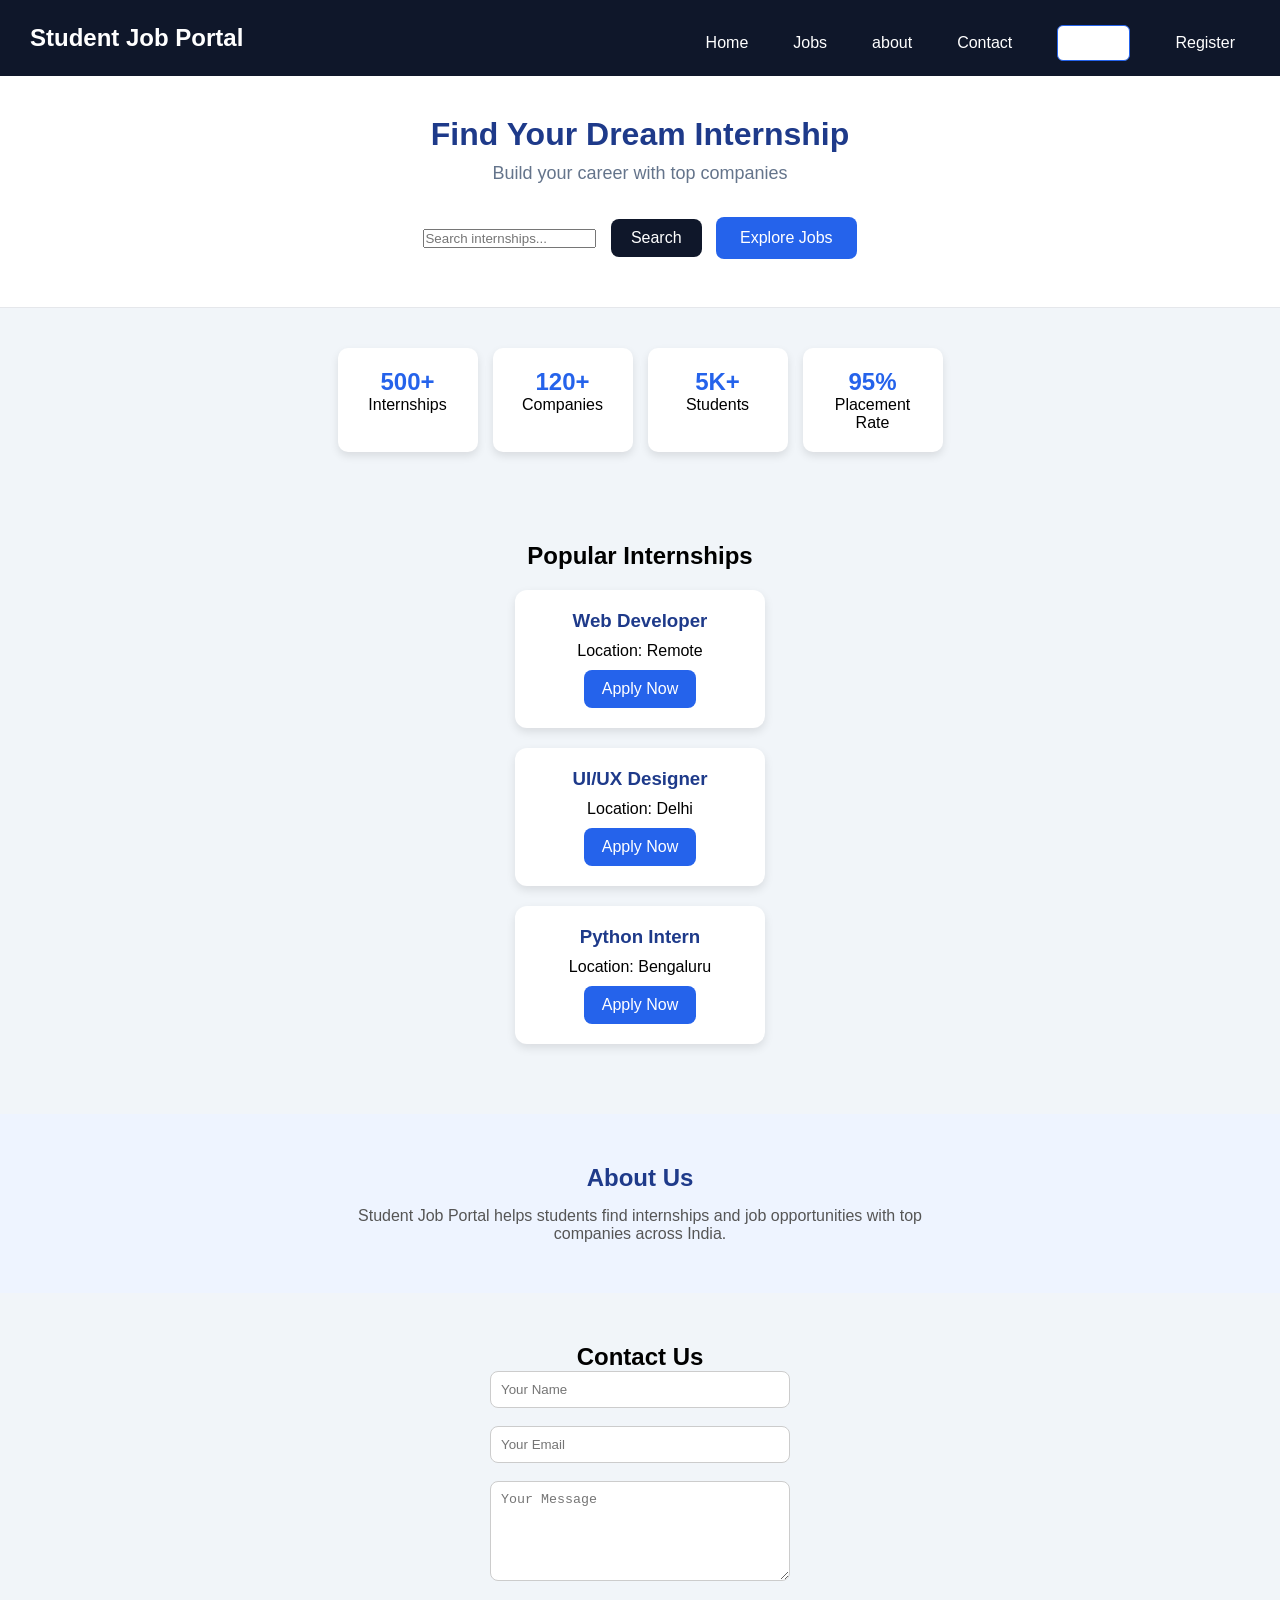
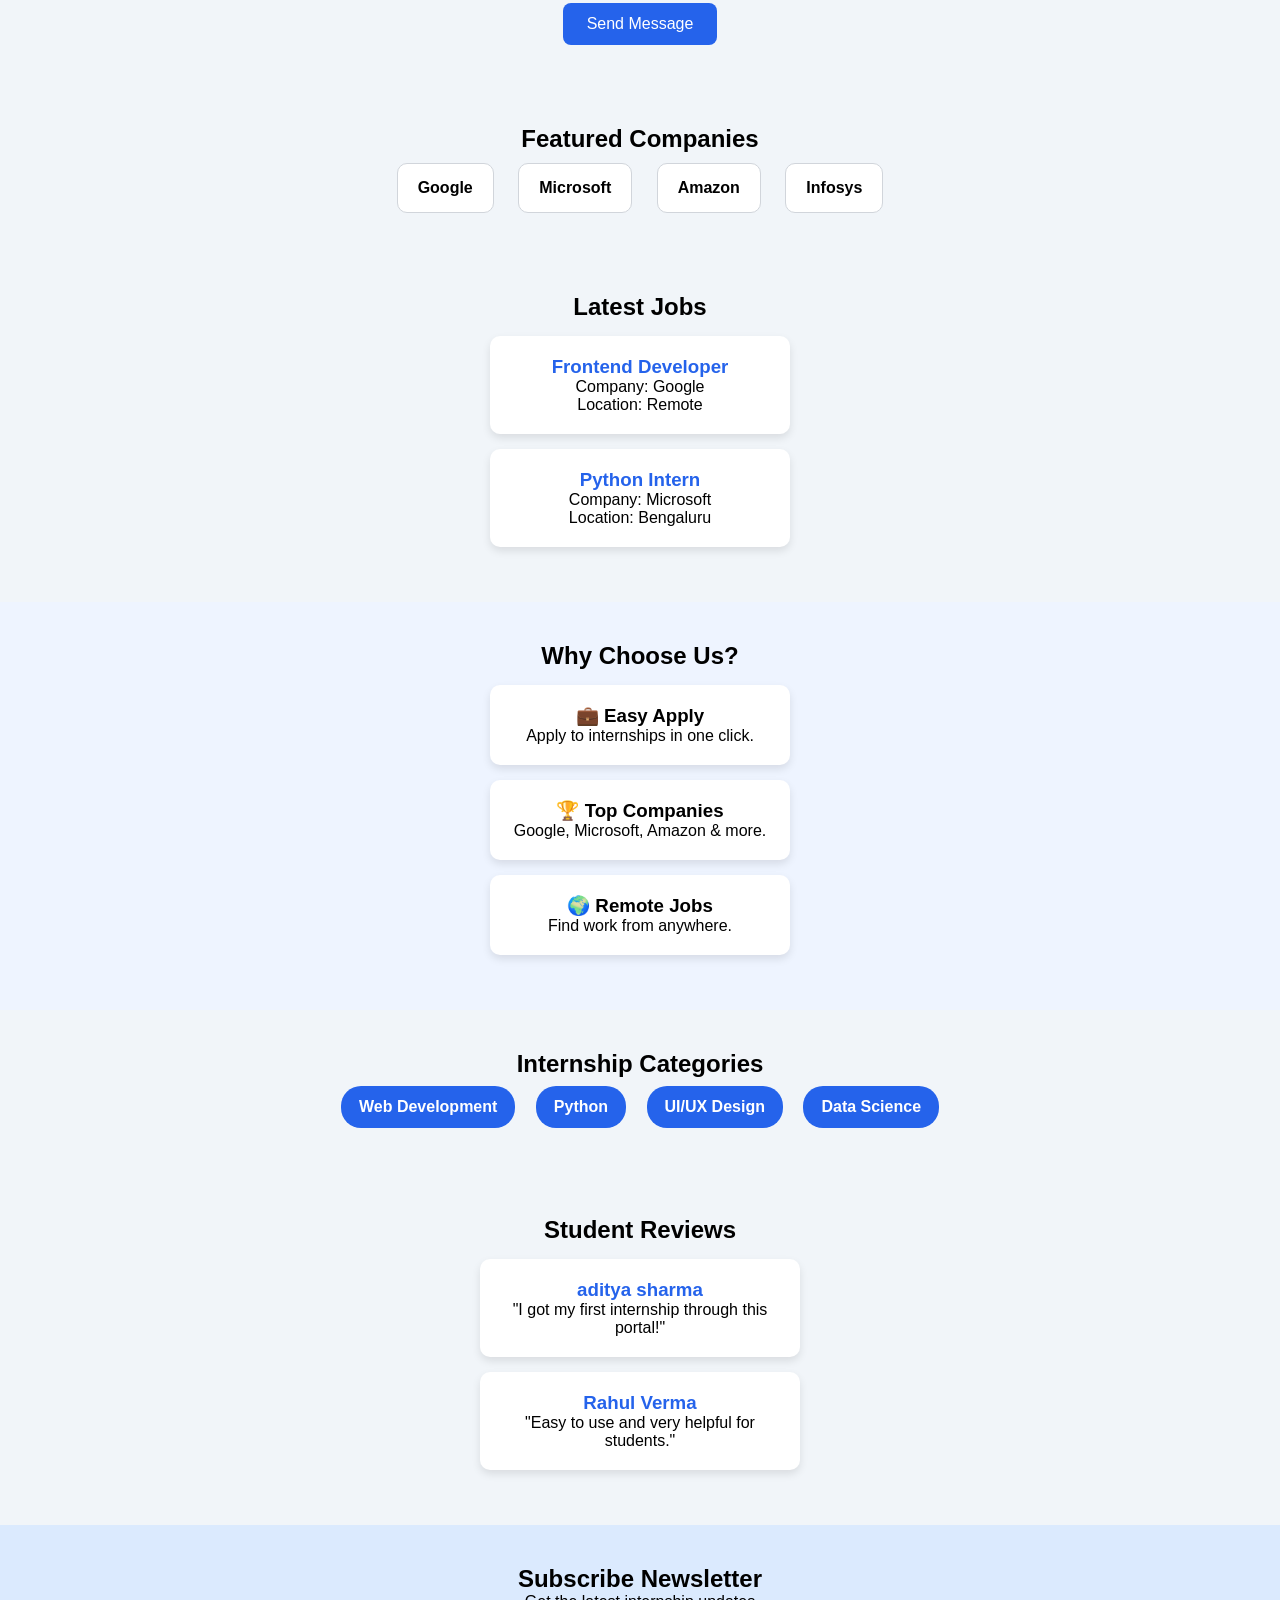
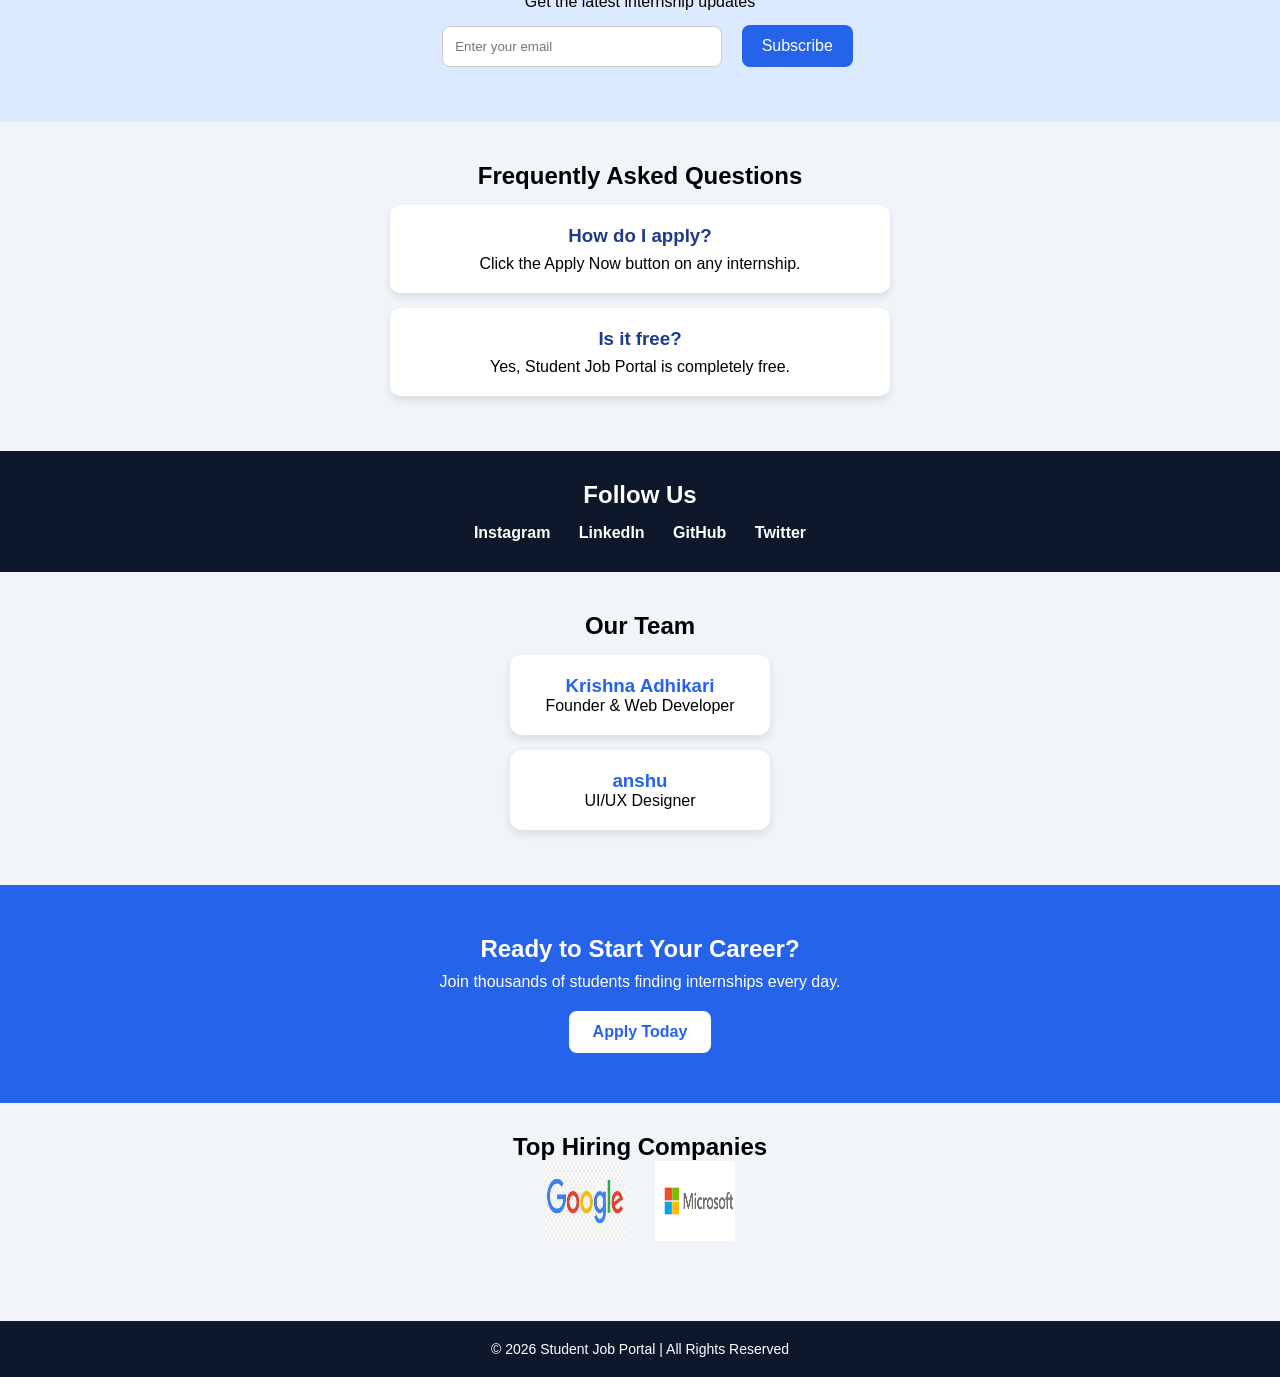
<file: index.html>
<!DOCTYPE html>
<html>
<head>
    <title>Student Job Portal</title>
    <link rel="stylesheet" href="css/style.css">
</head>

<body>

<nav>
<div class="logo">Student Job Portal</div>

    <div class="menu">
    <a href="index.html">Home</a>
    <a href="jobs.html">Jobs</a>
    <a href="about.html">about</a>
    <a href="contact.html">Contact</a>
    <a href="login.html" class="login">Login</a>
    <a href="register.html" class="register">Register</a>
</div>
</nav>

<section class="hero">
    <h1>Find Your Dream Internship</h1>
    <p>Build your career with top companies</p>
    <input type="text" id="search" placeholder="Search internships..." class="search">
    <button onclick="searchJobs()" class="search-btn">Search</button>
    <button>Explore Jobs</button>
</section>

</body>
</html>
<section class="stats">
    <div class="stat-box">
        <h2>500+</h2>
        <p>Internships</p>
    </div>

    <div class="stat-box">
        <h2>120+</h2>
        <p>Companies</p>
    </div>

    <div class="stat-box">
        <h2>5K+</h2>
        <p>Students</p>
    </div>

    <div class="stat-box">
        <h2>95%</h2>
        <p>Placement Rate</p>
    </div>
</section>
<section class="jobs">
    <h2>Popular Internships</h2>

    <div class="card">
        <h3>Web Developer</h3>
        <p>Location: Remote</p>
        <a href="login.html" class="apply-btn">Apply Now</a>
    </div>

    <div class="card">
        <h3>UI/UX Designer</h3>
        <p>Location: Delhi</p>
        <a href="login.html" class="apply-btn">Apply Now</a>
    </div>

    <div class="card">
        <h3>Python Intern</h3>
        <p>Location: Bengaluru</p>
        <a href="login.html" class="apply-btn">Apply Now</a>
    </div>
</section>
</section>

<section class="about">
    <h2>About Us</h2>
    <p>Student Job Portal helps students find internships and job opportunities with top companies across India.</p>
</section>
<section class="contact">
    <h2>Contact Us</h2>

    <input type="text" placeholder="Your Name"><br><br>

    <input type="email" placeholder="Your Email"><br><br>

    <textarea placeholder="Your Message"></textarea><br><br>

    <button>Send Message</button>
</section>
<section class="companies">
    <h2>Featured Companies</h2>
    <div class="company-box">Google</div>
    <div class="company-box">Microsoft</div>
    <div class="company-box">Amazon</div>
    <div class="company-box">Infosys</div>
</section>
<section class="latest-jobs">
    <h2>Latest Jobs</h2>

    <div class="job-card">
        <h3>Frontend Developer</h3>
        <p>Company: Google</p>
        <p>Location: Remote</p>
    </div>

    <div class="job-card">
        <h3>Python Intern</h3>
        <p>Company: Microsoft</p>
        <p>Location: Bengaluru</p>
    </div>
</section>
<section class="services">
  <h2>Why Choose Us?</h2>

  <div class="service-box">
    <h3>💼 Easy Apply</h3>
    <p>Apply to internships in one click.</p>
  </div>

  <div class="service-box">
    <h3>🏆 Top Companies</h3>
    <p>Google, Microsoft, Amazon & more.</p>
  </div>

  <div class="service-box">
    <h3>🌍 Remote Jobs</h3>
    <p>Find work from anywhere.</p>
  </div>
</section>
<section class="categories">
    <h2>Internship Categories</h2>

    <div class="category-box">Web Development</div>
    <div class="category-box">Python</div>
    <div class="category-box">UI/UX Design</div>
    <div class="category-box">Data Science</div>
</section>
<section class="testimonials">
    <h2>Student Reviews</h2>

    <div class="review-box">
        <h3>aditya sharma </h3>
        <p>"I got my first internship through this portal!"</p>
    </div>

    <div class="review-box">
        <h3>Rahul Verma</h3>
        <p>"Easy to use and very helpful for students."</p>
    </div>
</section>
<section class="newsletter">
    <h2>Subscribe Newsletter</h2>
    <p>Get the latest internship updates</p>

    <input type="email" placeholder="Enter your email" class="news-input">

    <button class="news-btn">Subscribe</button>
</section>
<section class="faq">
    <h2>Frequently Asked Questions</h2>

    <div class="faq-box">
        <h3>How do I apply?</h3>
        <p>Click the Apply Now button on any internship.</p>
    </div>

    <div class="faq-box">
        <h3>Is it free?</h3>
        <p>Yes, Student Job Portal is completely free.</p>
    </div>
</section>
<section class="social">
    <h2>Follow Us</h2>

    <a href="#">Instagram</a>
    <a href="#">LinkedIn</a>
    <a href="#">GitHub</a>
    <a href="#">Twitter</a>
</section>
<section class="team">
    <h2>Our Team</h2>

    <div class="team-box">
        <h3>Krishna Adhikari</h3>
        <p>Founder & Web Developer</p>
    </div>

    <div class="team-box">
        <h3>anshu </h3>
        <p>UI/UX Designer</p>
    </div>
</section>
<section class="cta">
    <h2>Ready to Start Your Career?</h2>
    <p>Join thousands of students finding internships every day.</p>
    <button>Apply Today</button>
</section>
<section class="companies">
  <h2>Top Hiring Companies</h2>

  <div class="company-logos">
    <img src="images/google.jpg" alt="Google">
    <img src="images/microsoft.jpg" alt="Microsoft">
  </div>
</section>
<footer>
    <p>© 2026 Student Job Portal | All Rights Reserved</p>
</footer>
<script>
function searchJobs() {
    let input = document.getElementById("search").value.toLowerCase();

    if (input.includes("python")) {
        window.location.href = "jobs.html#python";
    } else if (input.includes("web") || input.includes("frontend")) {
        window.location.href = "jobs.html#frontend";
    } else {
        alert("No internship found!");
    }
}
</script>
</body>
</html>
</file>
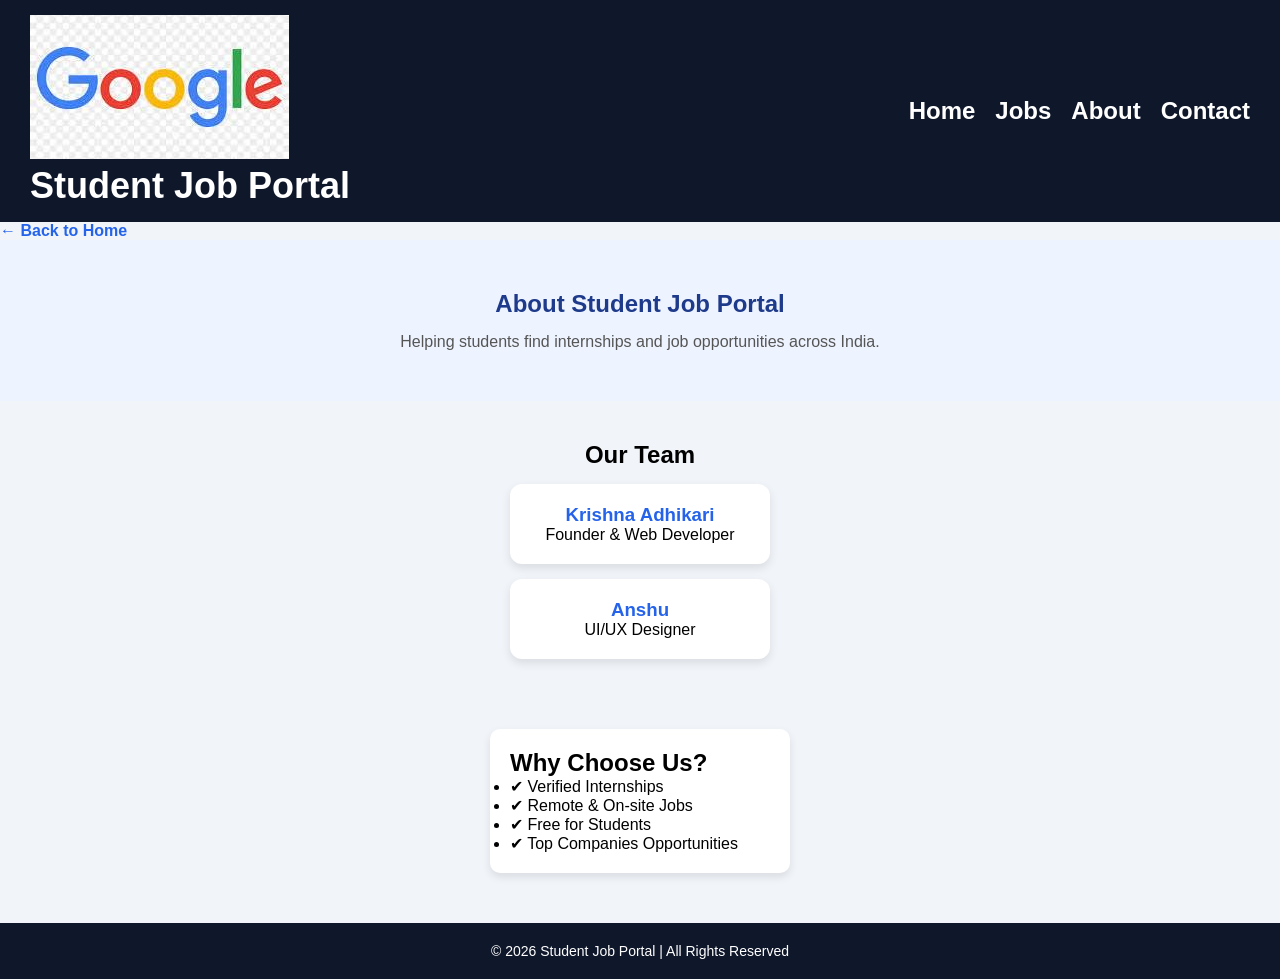
<file: about.html>
<!DOCTYPE html>
<html>
<head>
  <title>About</title>
  <link rel="stylesheet" href="css/style.css">
</head>
<body>

<nav>
  <div class="logo">
    <img src="images/google.jpg" alt="Logo">
    <h2>Student Job Portal</h2>
  </div>

  <ul>
    <li><a href="index.html">Home</a></li>
    <li><a href="jobs.html">Jobs</a></li>
    <li><a href="about.html">About</a></li>
    <li><a href="contact.html">Contact</a></li>
  </ul>
</nav>

<a href="index.html" class="back-home">← Back to Home</a>

<section class="about">
  <h2>About Student Job Portal</h2>
  <p>Helping students find internships and job opportunities across India.</p>
</section>

<section class="team">
  <h2>Our Team</h2>

  <div class="team-box">
    <h3>Krishna Adhikari</h3>
    <p>Founder & Web Developer</p>
  </div>

  <div class="team-box">
    <h3>Anshu</h3>
    <p>UI/UX Designer</p>
  </div>
</section>

<div class="job-card">
  <h2>Why Choose Us?</h2>
  <ul>
    <li>✔ Verified Internships</li>
    <li>✔ Remote & On-site Jobs</li>
    <li>✔ Free for Students</li>
    <li>✔ Top Companies Opportunities</li>
  </ul>
</div>

<footer>
  <p>© 2026 Student Job Portal | All Rights Reserved</p>
</footer>

</body>
</html>
</file>
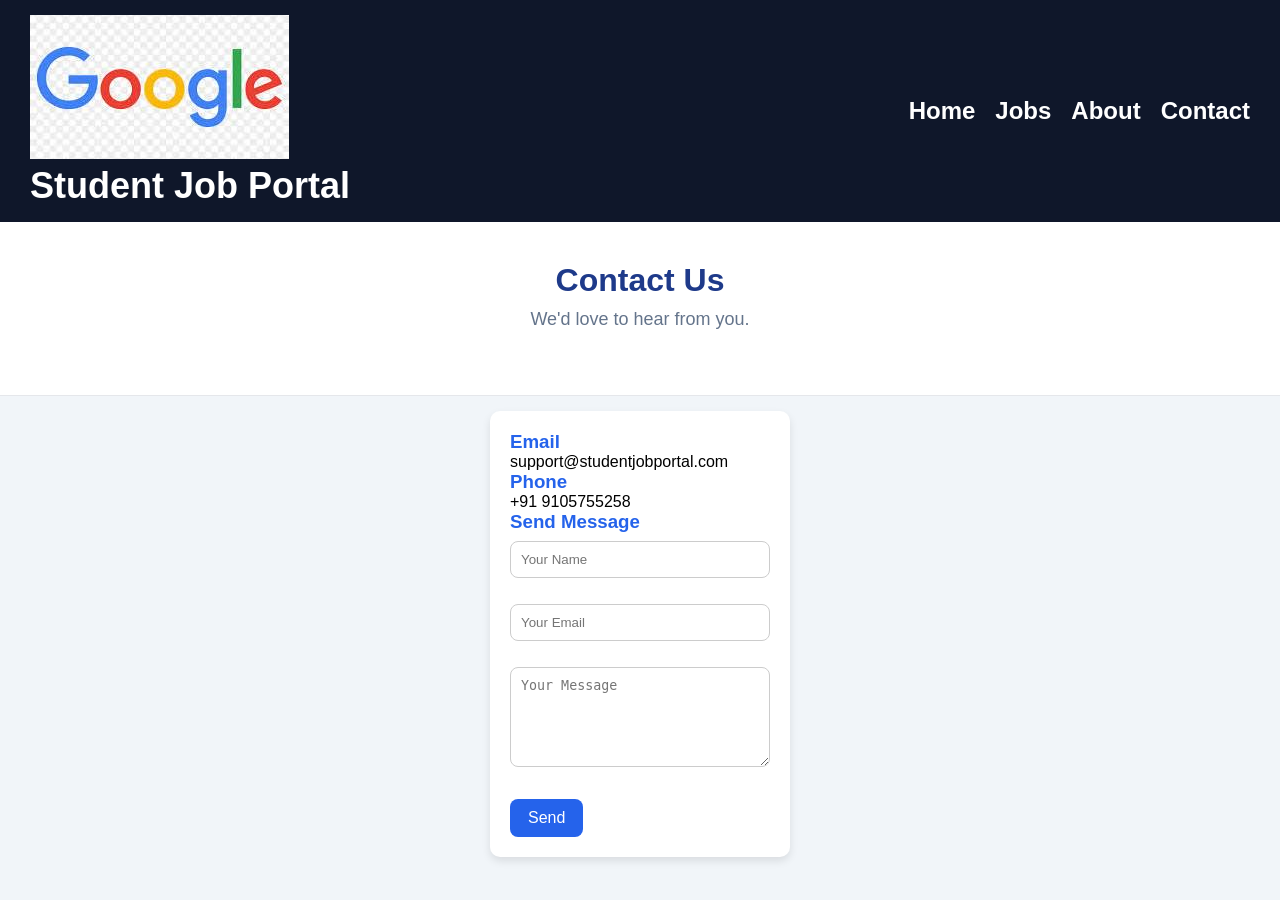
<file: contact.html>
<!DOCTYPE html>
<html>
<head>
  <title>Contact</title>
  <link rel="stylesheet" href="css/style.css">
</head>
<body>

  <nav>
    <div class="logo">
      <img src="images/google.jpg" alt="Logo">
      <h2>Student Job Portal</h2>
    </div>

    <ul>
      <li><a href="index.html">Home</a></li>
      <li><a href="jobs.html">Jobs</a></li>
      <li><a href="about.html">About</a></li>
      <li><a href="contact.html">Contact</a></li>
    </ul>
  </nav>

  <section class="hero">
    <h1>Contact Us</h1>
    <p>We'd love to hear from you.</p>
  </section>

  <div class="job-card">
    <h3>Email</h3>
    <p>support@studentjobportal.com</p>

    <h3>Phone</h3>
    <p>+91 9105755258</p>
    <h3>Send Message</h3>

<input type="text" placeholder="Your Name"><br><br>

<input type="email" placeholder="Your Email"><br><br>

<textarea placeholder="Your Message"></textarea><br><br>

<button class="apply-btn">Send</button>
  </div>

</body>
</html>
</file>
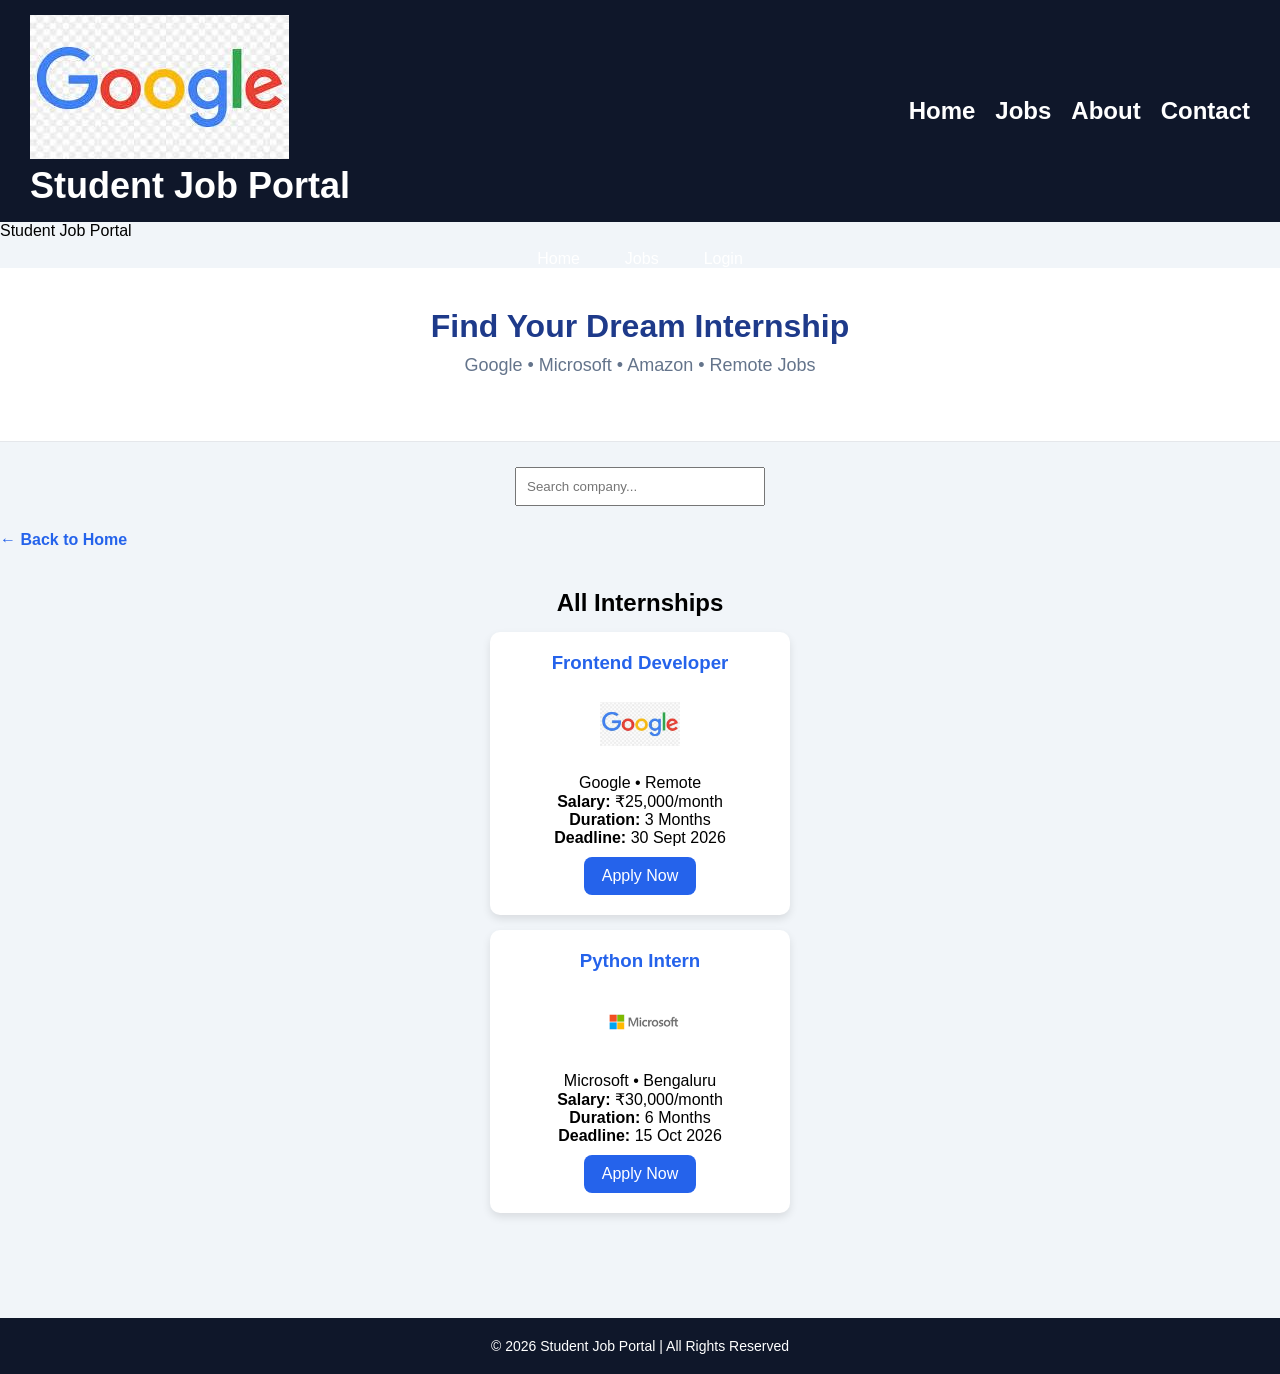
<file: jobs.html>
<!DOCTYPE html>
<html>
<head>
  <title>Jobs</title>
  <link rel="stylesheet" href="css/style.css">
</head>
<body>

<nav>
  <div class="logo">
  <img src="images/google.jpg" alt="Logo">
  <h2>Student Job Portal</h2>
</div>
<ul>
      <li><a href="index.html">Home</a></li>
      <li><a href="jobs.html">Jobs</a></li>
      <li><a href="about.html">About</a></li>
      <li><a href="contact.html">Contact</a></li>
   </ul>
</nav>
  <div class="logo">Student Job Portal</div>
  <div class="menu">
    <a href="index.html">Home</a>
    <a href="jobs.html">Jobs</a>
    <a href="login.html">Login</a>
  </div>
</nav>
<section class="hero">
  <h1>Find Your Dream Internship</h1>
  <p>Google • Microsoft • Amazon • Remote Jobs</p>
</section>
<div class="search-box">
  <input type="text" id="searchInput" placeholder="Search company...">
</div>

<p id="noResult" style="display:none; text-align:center;">
  No Internship Found
</p>

<a href="index.html" class="back-home">← Back to Home</a>
<section class="latest-jobs">
  <h2>All Internships</h2>

  <div class="job-card" id="frontend">
  <h3>Frontend Developer</h3>
  <img src="images/google.jpg" class="company-logo">
  <p>Google • Remote</p>
    <p><b>Salary:</b> ₹25,000/month</p>
<p><b>Duration:</b> 3 Months</p>
<p><b>Deadline:</b> 30 Sept 2026</p>
    <a href="login.html" class="apply-btn">Apply Now</a>
  </div>

  <div class="job-card python">
    <h3>Python Intern</h3>
    <img src="images/microsoft.jpg" class="company-logo">
    <p>Microsoft • Bengaluru</p>
    <p><b>Salary:</b> ₹30,000/month</p>
<p><b>Duration:</b> 6 Months</p>
<p><b>Deadline:</b> 15 Oct 2026</p>

    <a href="login.html" class="apply-btn">Apply Now</a>
  </div>
</section>
<footer>
    <p>© 2026 Student Job Portal | All Rights Reserved</p>
</footer>
<script>
const input = document.getElementById("searchInput");
const cards = document.querySelectorAll(".job-card");
const noResult = document.getElementById("noResult");

input.addEventListener("input", function () {
  const value = input.value.toLowerCase();
  let found = false;

  cards.forEach(card => {
    const text = card.textContent.toLowerCase();
    if (text.includes(value)) {
      card.style.display = "block";
      found = true;
    } else {
      card.style.display = "none";
    }
  });

  noResult.style.display = found ? "none" : "block";
});
</script>

</body>
</html>
</file>
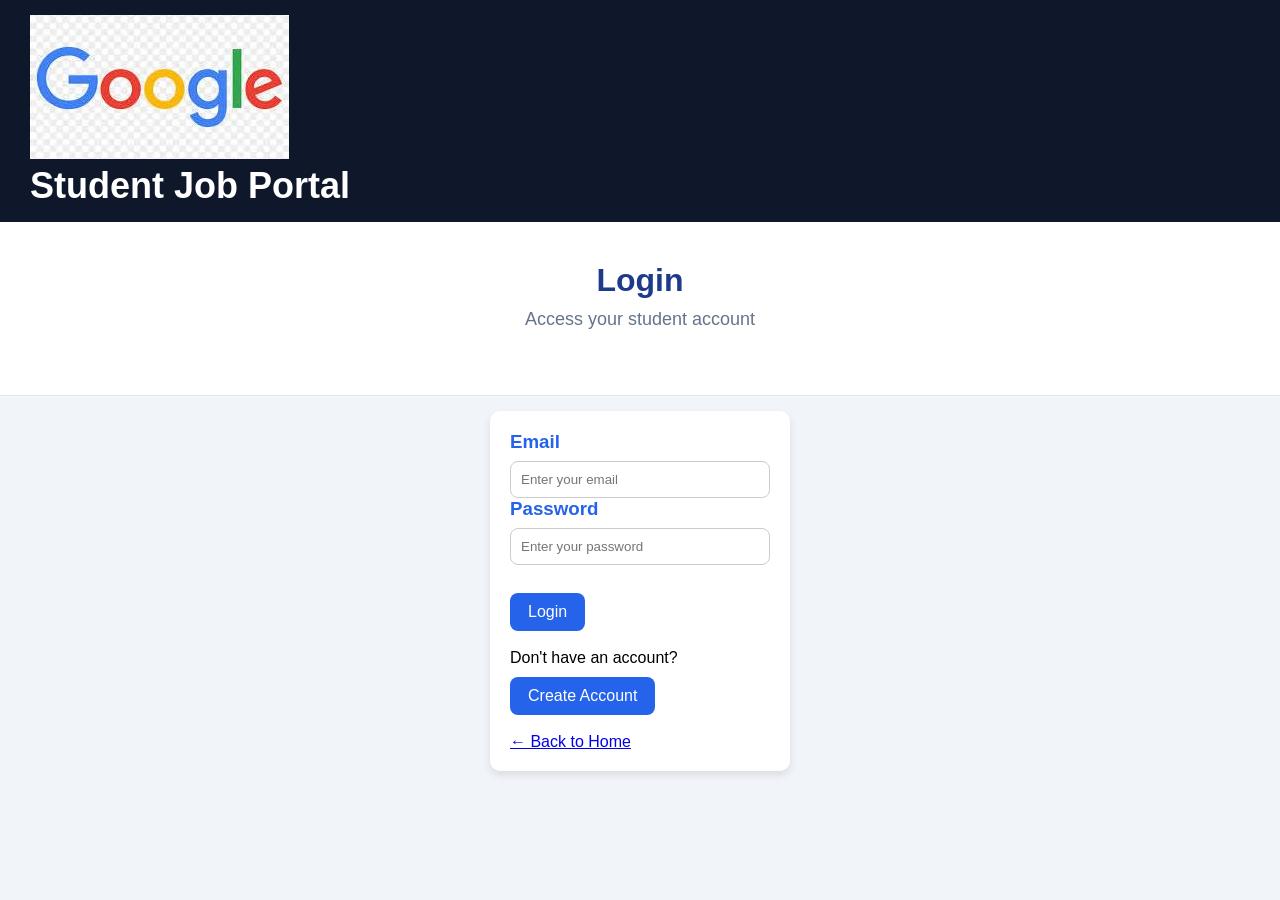
<file: login.html>
<!DOCTYPE html>
<html>
<head>
  <title>Login</title>
  <link rel="stylesheet" href="css/style.css">
</head>
<body>

<nav>
  <div class="logo">
    <img src="images/google.jpg" alt="Logo">
    <h2>Student Job Portal</h2>
  </div>
</nav>

<section class="hero">
  <h1>Login</h1>
  <p>Access your student account</p>
</section>

<div class="job-card">
  <h3>Email</h3>
  <input type="email" placeholder="Enter your email">

  <h3>Password</h3>
  <input type="password" placeholder="Enter your password">

  <br><br>
  <a href="jobs.html" class="apply-btn">Login</a>
  <br><br>
<p>Don't have an account?</p>
<a href="register.html" class="apply-btn">Create Account</a>
<br><br>
<a href="index.html">← Back to Home</a>
</div>

</body>
</html>
</file>
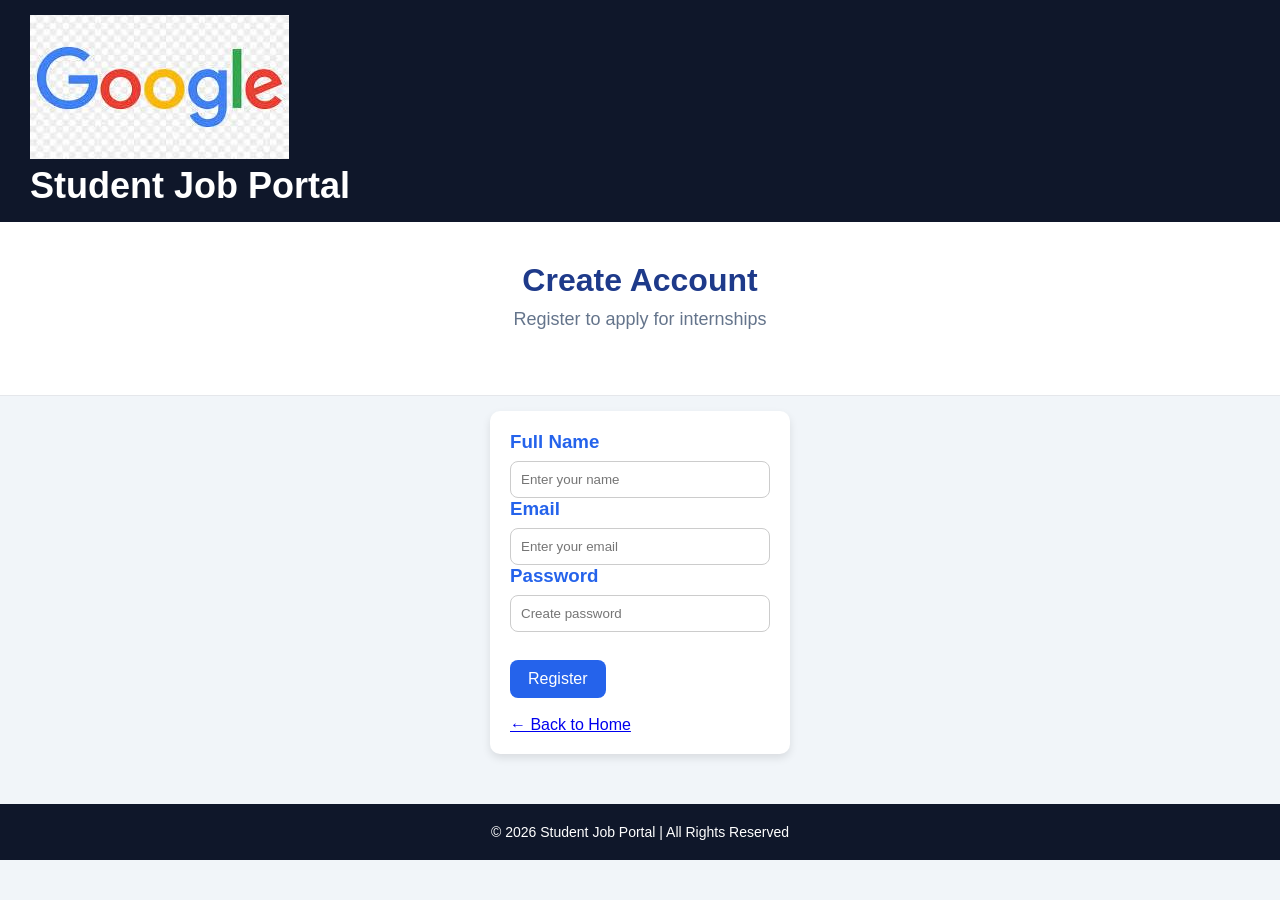
<file: register.html>
<!DOCTYPE html>
<html>
<head>
  <title>Register</title>
  <link rel="stylesheet" href="css/style.css">
</head>
<body>

<nav>
  <div class="logo">
    <img src="images/google.jpg" alt="Logo">
    <h2>Student Job Portal</h2>
  </div>
</nav>

<section class="hero">
  <h1>Create Account</h1>
  <p>Register to apply for internships</p>
</section>

<div class="job-card">
  <h3>Full Name</h3>
  <input type="text" placeholder="Enter your name">

  <h3>Email</h3>
  <input type="email" placeholder="Enter your email">

  <h3>Password</h3>
  <input type="password" placeholder="Create password">

  <br><br>
  <a href="login.html" class="apply-btn">Register</a>
  
<br><br>

<a href="index.html">← Back to Home</a>
</div>

<footer>
  <p>© 2026 Student Job Portal | All Rights Reserved</p>
</footer>

</body>
</html>
</file>
<file: css/style.css>
*{
  margin:0;
  padding:0;
  box-sizing:border-box;
}

body{
  font-family:Arial,sans-serif;
  background:#f4f8ff;
}

nav{
  background:#0f172a;
  color:white;
  padding:18px 40px;
  font-size:24px;
  font-weight:bold;
}

.hero{
  text-align:center;
  padding:120px 20px;
}

.hero h1{
  font-size:48px;
  color:#1e3a8a;
  margin-bottom:15px;
}

.hero p{
  font-size:18px;
  color:#64748b;
  margin-bottom:30px;
}

button{
  background:#2563eb;
  color:white;
  border:none;
  padding:14px 28px;
  border-radius:10px;
  font-size:16px;
  cursor:pointer;
}

button:hover{
  background:#1d4ed8;
}
.menu{
    margin-top:10px;
}

.menu a{
    color:white;
    text-decoration:none;
    margin:0 15px;
    font-size:16px;
    font-weight:500;
}

.menu a:hover{
    color:#93c5fd;
}
.hero{
    text-align:center;
    padding:40px 20px;
}

.hero h1{
    font-size:42px;
    color:#1e3a8a;
    margin-bottom:15px;
}

.hero p{
    color:#64748b;
    margin-bottom:25px;
}

button{
    background:#2563eb;
    color:white;
    border:none;
    padding:12px 24px;
    border-radius:8px;
    cursor:pointer;
}
.jobs{
    padding:50px 20px;
    text-align:center;
}

.card{
    background:white;
    width:250px;
    margin:20px auto;
    padding:20px;
    border-radius:12px;
    box-shadow:0 4px 10px rgba(0,0,0,0.1);
}

.card h3{
    color:#1e3a8a;
    margin-bottom:10px;
}
footer{
    background:#0f172a;
    color:white;
    text-align:center;
    padding:20px;
    margin-top:50px;
    width:100%
}

footer p{
    font-size:14px;
}
.about{
    text-align:center;
    padding:50px 20px;
    background:#eef4ff;
}

.about h2{
    color:#1e3a8a;
    margin-bottom:15px;
}

.about p{
    color:#555;
    max-width:600px;
    margin:auto;
}
.contact{
    text-align:center;
    padding:50px 20px;
}

.contact input,
.contact textarea{
    width:300px;
    padding:10px;
    border:1px solid #ccc;
    border-radius:8px;
}

.contact textarea{
    height:100px;
}
.companies{
    text-align:center;
    padding:40px 20px;
}

.company-box{
    display:inline-block;
    background:#ffffff;
    border:1px solid #d1d5db;
    border-radius:10px;
    padding:15px 20px;
    margin:10px;
    font-weight:bold;
}
nav{
    position:sticky;
    top:0;
    z-index:1000;
}
.search-btn{
    background:#0f172a;
    color:white;
    border:none;
    padding:10px 20px;
    border-radius:8px;
    margin:10px;
}
.stats{
    display:flex;
    justify-content:center;
    flex-wrap:wrap;
    gap:15px;
    padding:40px 20px;
}

.stat-box{
    background:white;
    width:140px;
    padding:20px;
    text-align:center;
    border-radius:10px;
    box-shadow:0 4px 8px rgba(0,0,0,0.1);
}

.stat-box h2{
    color:#2563eb;
}
.latest-jobs{
    text-align:center;
    padding:40px 20px;
}

.job-card{
    background:white;
    width:300px;
    margin:15px auto;
    padding:20px;
    border-radius:10px;
    box-shadow:0 4px 8px rgba(0,0,0,0.1);
}

.job-card h3{
    color:#2563eb;
}
.menu{
    display:flex;
    justify-content:center;
    align-items:center;
    gap:15px;
    flex-wrap:wrap;
}

.login{
    background:#ffffff;
    color:#2563eb;
    border:1px solid #2563eb;
    padding:8px 16px;
    border-radius:6px;
}
.services{
    text-align:center;
    padding:40px 20px;
    background:#eef4ff;
}

.service-box{
    background:#fff;
    max-width:300px;
    margin:15px auto;
    padding:20px;
    border-radius:10px;
    box-shadow:0 4px 8px rgba(0,0,0,0.1);
}
.testimonials{
    text-align:center;
    padding:40px 20px;
}

.review-box{
    background:#fff;
    max-width:320px;
    margin:15px auto;
    padding:20px;
    border-radius:10px;
    box-shadow:0 4px 8px rgba(0,0,0,0.1);
}

.review-box h3{
    color:#2563eb;
}
.newsletter{
    text-align:center;
    padding:40px 20px;
    background:#dbeafe;
}

.news-input{
    width:280px;
    padding:12px;
    border:1px solid #ccc;
    border-radius:8px;
    margin:15px;
}

.news-btn{
    background:#2563eb;
    color:white;
    border:none;
    padding:12px 20px;
    border-radius:8px;
}
.faq{
    padding:40px 20px;
    text-align:center;
}

.faq-box{
    background:#fff;
    max-width:500px;
    margin:15px auto;
    padding:20px;
    border-radius:10px;
    box-shadow:0 4px 8px rgba(0,0,0,0.1);
}

.faq-box h3{
    color:#1e3a8a;
    margin-bottom:8px;
}
.categories{
    text-align:center;
    padding:40px 20px;
}

.category-box{
    display:inline-block;
    background:#2563eb;
    color:white;
    padding:12px 18px;
    margin:8px;
    border-radius:20px;
    font-weight:bold;
}
.social{
    text-align:center;
    padding:30px 20px;
    background:#0f172a;
}

.social h2{
    color:white;
    margin-bottom:15px;
}

.social a{
    color:white;
    text-decoration:none;
    margin:0 12px;
    font-weight:bold;
}

.social a:hover{
    color:#93c5fd;
}
.team{
    text-align:center;
    padding:40px 20px;
}

.team-box{
    background:white;
    width:260px;
    margin:15px auto;
    padding:20px;
    border-radius:12px;
    box-shadow:0 4px 10px rgba(0,0,0,0.1);
}

.team-box h3{
    color:#2563eb;
}
.cta{
    background:#2563eb;
    color:white;
    text-align:center;
    padding:50px 20px;
}

.cta h2{
    margin-bottom:10px;
}

.cta p{
    margin-bottom:20px;
}

.cta button{
    background:white;
    color:#2563eb;
    border:none;
    padding:12px 24px;
    border-radius:8px;
    font-weight:bold;
}
.login-page{
    text-align:center;
    padding:80px 20px;
}

.login-page h2{
    color:#1e3a8a;
    margin-bottom:20px;
}

.login-page input{
    width:280px;
    padding:12px;
    margin:10px;
    border:1px solid #ccc;
    border-radius:8px;
}

.login-page button{
    background:#2563eb;
    color:white;
    border:none;
    padding:12px 25px;
    border-radius:8px;
    cursor:pointer;
}
body{
    font-family: Arial, sans-serif;
    background:#f1f5f9;
    margin:0;
}

.login-page{
    width:350px;
    background:white;
    margin:80px auto;
    padding:30px;
    border-radius:12px;
    box-shadow:0 4px 12px rgba(0,0,0,0.15);
}

.login-page h2{
    text-align:center;
    color:#1e3a8a;
}

.login-page input{
    width:100%;
    padding:12px;
    margin:10px 0;
    border:1px solid #ccc;
    border-radius:8px;
    box-sizing:border-box;
}

.login-page button{
    width:100%;
    background:#2563eb;
    color:white;
    padding:12px;
    border:none;
    border-radius:8px;
}
.back-home{
    text-decoration:none;
    color:#2563eb;
    font-weight:bold;
}
.apply-btn{
    display:inline-block;
    background:#2563eb;
    color:white;
    text-decoration:none;
    padding:10px 18px;
    border-radius:8px;
    margin-top:10px;
}
.company-logo{
    width:60px;
    height:60px;
    object-fit:contain;
    display:block;
    margin:10px auto;
}
.job-card{
    transition:0.3s;
}

.job-card:hover{
    transform:translateY(-8px);
    box-shadow:0 10px 20px rgba(0,0,0,0.2);
}
.company-logo{
    width: 80px;
    height: 80px;
    object-fit: contain;
    display: block;
    margin: 10px auto;
}
nav{
    display:flex;
    justify-content:space-between;
    align-items:center;
    padding:15px 30px;
    background:#0f172a;
}

nav ul{
    display:flex;
    list-style:none;
    gap:20px;
}

nav ul li a{
    color:white;
    text-decoration:none;
    font-weight:bold;
} 
.hero{
  background:#ffffff;
  color:#0f172a;
  text-align:center;
  padding:40px 20px;
  border-bottom:1px solid #e5e7eb;
}

.hero h1{
  font-size:32px;
  margin-bottom:10px;
}

.hero p{
  color:#64748b;
}  
.search-box{
  display:flex;
  justify-content:center;
  gap:10px;
  margin:25px;
}

.search-box input{
  padding:10px;
  width:250px;
}

.search-box button{
  background:#2563eb;
  color:white;
  border:none;
  padding:10px 20px;
}
.job-card input,
.job-card textarea{
    width:100%;
    padding:10px;
    margin-top:8px;
    border:1px solid #ccc;
    border-radius:8px;
}

.job-card textarea{
    height:100px;
}
.companies{
  text-align:center;
  padding:30px;
}

.company-logos{
  display:flex;
  justify-content:center;
  gap:30px;
}

.company-logos img{
  width:80px;
  height:80px;
}
@media (max-width:768px){

  nav{
    flex-direction:column;
    gap:10px;
  }

  nav ul{
    flex-direction:column;
    text-align:center;
    padding:0;
  }

  .search-box{
    flex-direction:column;
    align-items:center;
  }

  .search-box input{
    width:90%;
  }

  .job-card{
    margin:15px;
  }

  .company-logos{
    flex-direction:column;
    align-items:center;
  }
}
</file>
